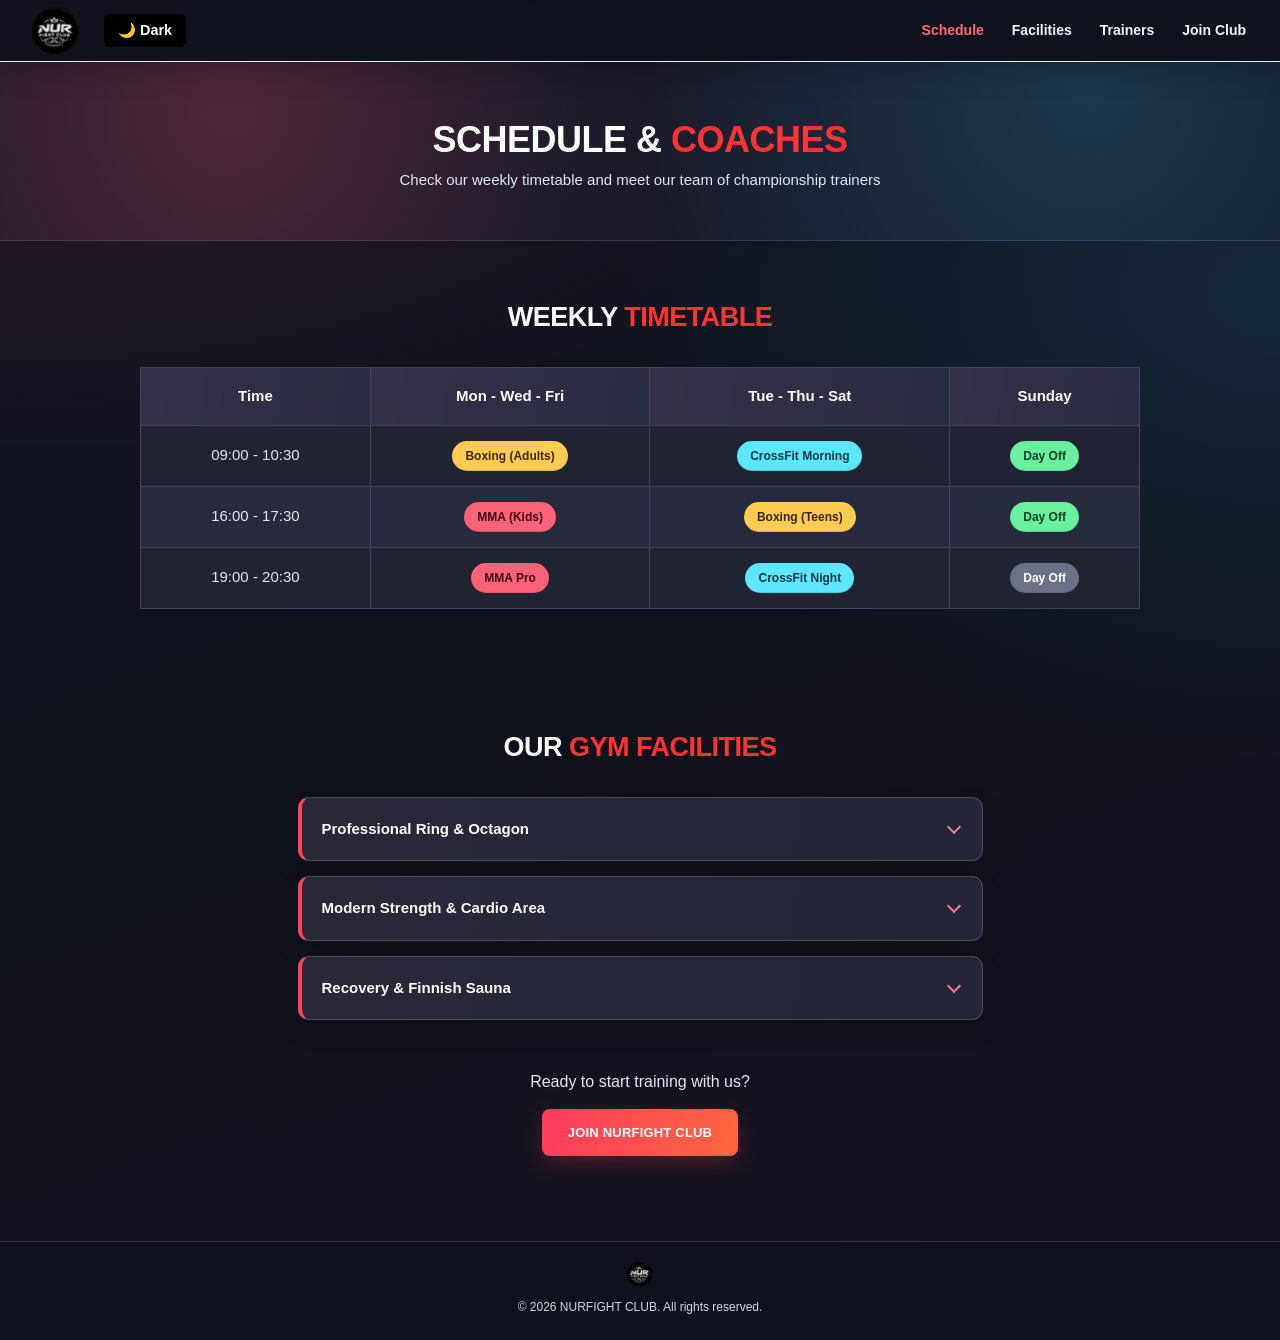
<file: index.html>
<!doctype html>
<html lang="en">
<head>
  <meta charset="UTF-8">
  <meta name="viewport" content="width=device-width, initial-scale=1.0">
  <meta name="theme-color" content="#0e0e11" id="theme-color-meta">
  <title>Schedule &amp; Facilities | NURFIGHT CLUB</title>
  <meta name="description" content="See the NURFIGHT CLUB weekly boxing, MMA and CrossFit timetable and explore our gym facilities.">
  <script>
    if (localStorage.getItem('nurfight-theme') === 'light') {
      document.documentElement.setAttribute('data-theme', 'light');
    }
  </script>
  <link rel="stylesheet" href="style.css">
  <script src="script.js" defer></script>
</head>
<body data-page="schedule">
  <header class="site-header">
    <div class="container header-inner">
      <div class="logo-with-theme" style="display: flex; align-items: center; gap: 12px;">
        <a class="logo-link" href="index.html" aria-label="NURFIGHT CLUB home">
          <img class="logo" src="logo.png.png" alt="NURFIGHT CLUB logo">
        </a>
        <button type="button" id="theme-toggle" class="theme-toggle-btn" aria-label="Switch mode">☀️ Light</button>
      </div>

      <button class="mobile-menu-toggle" aria-controls="main-nav" aria-expanded="false" aria-label="Open menu">
        <span></span><span></span><span></span>
      </button>

      <nav class="main-nav" id="main-nav" aria-label="Main navigation">
        <a href="index.html#schedule" data-nav="schedule">Schedule</a>
        <a href="index.html#facilities" data-nav="facilities">Facilities</a>
        <a href="trainers.html#trainers" data-nav="trainers">Trainers</a>
        <a href="trainers.html#join" data-nav="join">Join Club</a>
      </nav>
    </div>
  </header>

  <main>
    <section class="hero" id="schedule" aria-labelledby="hero-heading">
      <div class="container hero-inner">
        <h1 id="hero-heading">SCHEDULE &amp; <span>COACHES</span></h1>
        <p>Check our weekly timetable and meet our team of championship trainers</p>
      </div>
    </section>

    <section class="section schedule-section" aria-labelledby="timetable-heading">
      <div class="container">
        <h2 id="timetable-heading">WEEKLY <span>TIMETABLE</span></h2>
        <div class="table-scroll" tabindex="0" role="region" aria-label="Weekly timetable; scroll horizontally on small screens">
          <table class="timetable">
            <thead>
              <tr>
                <th scope="col">Time</th>
                <th scope="col">Mon - Wed - Fri</th>
                <th scope="col">Tue - Thu - Sat</th>
                <th scope="col">Sunday</th>
              </tr>
            </thead>
            <tbody>
              <tr>
                <th scope="row">09:00 - 10:30</th>
                <td><span class="schedule-pill boxing">Boxing (Adults)</span></td>
                <td><span class="schedule-pill crossfit">CrossFit Morning</span></td>
                <td><span class="schedule-pill dayoff">Day Off</span></td>
              </tr>
              <tr>
                <th scope="row">16:00 - 17:30</th>
                <td><span class="schedule-pill mma">MMA (Kids)</span></td>
                <td><span class="schedule-pill boxing">Boxing (Teens)</span></td>
                <td><span class="schedule-pill dayoff">Day Off</span></td>
              </tr>
              <tr>
                <th scope="row">19:00 - 20:30</th>
                <td><span class="schedule-pill mma">MMA Pro</span></td>
                <td><span class="schedule-pill crossfit">CrossFit Night</span></td>
                <td><span class="schedule-pill dayoff muted">Day Off</span></td>
              </tr>
            </tbody>
          </table>
        </div>
      </div>
    </section>

    <section class="section facilities-section" id="facilities" aria-labelledby="facilities-heading">
      <div class="container">
        <h2 id="facilities-heading">OUR <span>GYM FACILITIES</span></h2>
        <div class="accordion" aria-label="Facilities information">
          <div class="accordion-item">
            <h3><button class="accordion-trigger" type="button" aria-expanded="false" aria-controls="panel-ring" id="trigger-ring">Professional Ring &amp; Octagon <span class="chevron" aria-hidden="true"></span></button></h3>
            <div class="accordion-panel" id="panel-ring" role="region" aria-labelledby="trigger-ring" hidden>
              <p>Train your boxing, MMA and BJJ skills in a dedicated combat-sports environment, with practice spaces for technique, sparring and conditioning.</p>
              <img src="photot.png3.jpeg" alt="Professional Ring & Octagon" class="facility-img">
            </div>
          </div>

          <div class="accordion-item">
            <h3><button class="accordion-trigger" type="button" aria-expanded="false" aria-controls="panel-strength" id="trigger-strength">Modern Strength &amp; Cardio Area <span class="chevron" aria-hidden="true"></span></button></h3>
            <div class="accordion-panel" id="panel-strength" role="region" aria-labelledby="trigger-strength" hidden>
              <p>Build your endurance and strength in a training area designed for conditioning, functional workouts and fitness preparation.</p>
              <img src="photo.png4.jpeg" alt="Modern Strength & Cardio Area" class="facility-img">
            </div>
          </div>

          <div class="accordion-item">
            <h3><button class="accordion-trigger" type="button" aria-expanded="false" aria-controls="panel-recovery" id="trigger-recovery">Recovery &amp; Finnish Sauna <span class="chevron" aria-hidden="true"></span></button></h3>
            <div class="accordion-panel" id="panel-recovery" role="region" aria-labelledby="trigger-recovery" hidden>
              <p>Make recovery part of your routine. Relax after demanding sessions in the club's dedicated recovery and Finnish sauna area.</p>
              <img src="photo.png2.jpeg" alt="Recovery & Finnish Sauna" class="facility-img">
            </div>
          </div>
        </div>
        <div class="section-cta"><p>Ready to start training with us?</p><a class="primary-button" href="trainers.html#join">JOIN NURFIGHT CLUB</a></div>
      </div>
    </section>
  </main>

 <footer class="site-footer">
  <a href="index.html" aria-label="Back to NURFIGHT CLUB home">
    <img src="logo.png.png" alt="NURFIGHT CLUB">
  </a>
  <p>© 2026 NURFIGHT CLUB. All rights reserved.</p>
</footer>
  </footer>
</body>
</html>
</file>
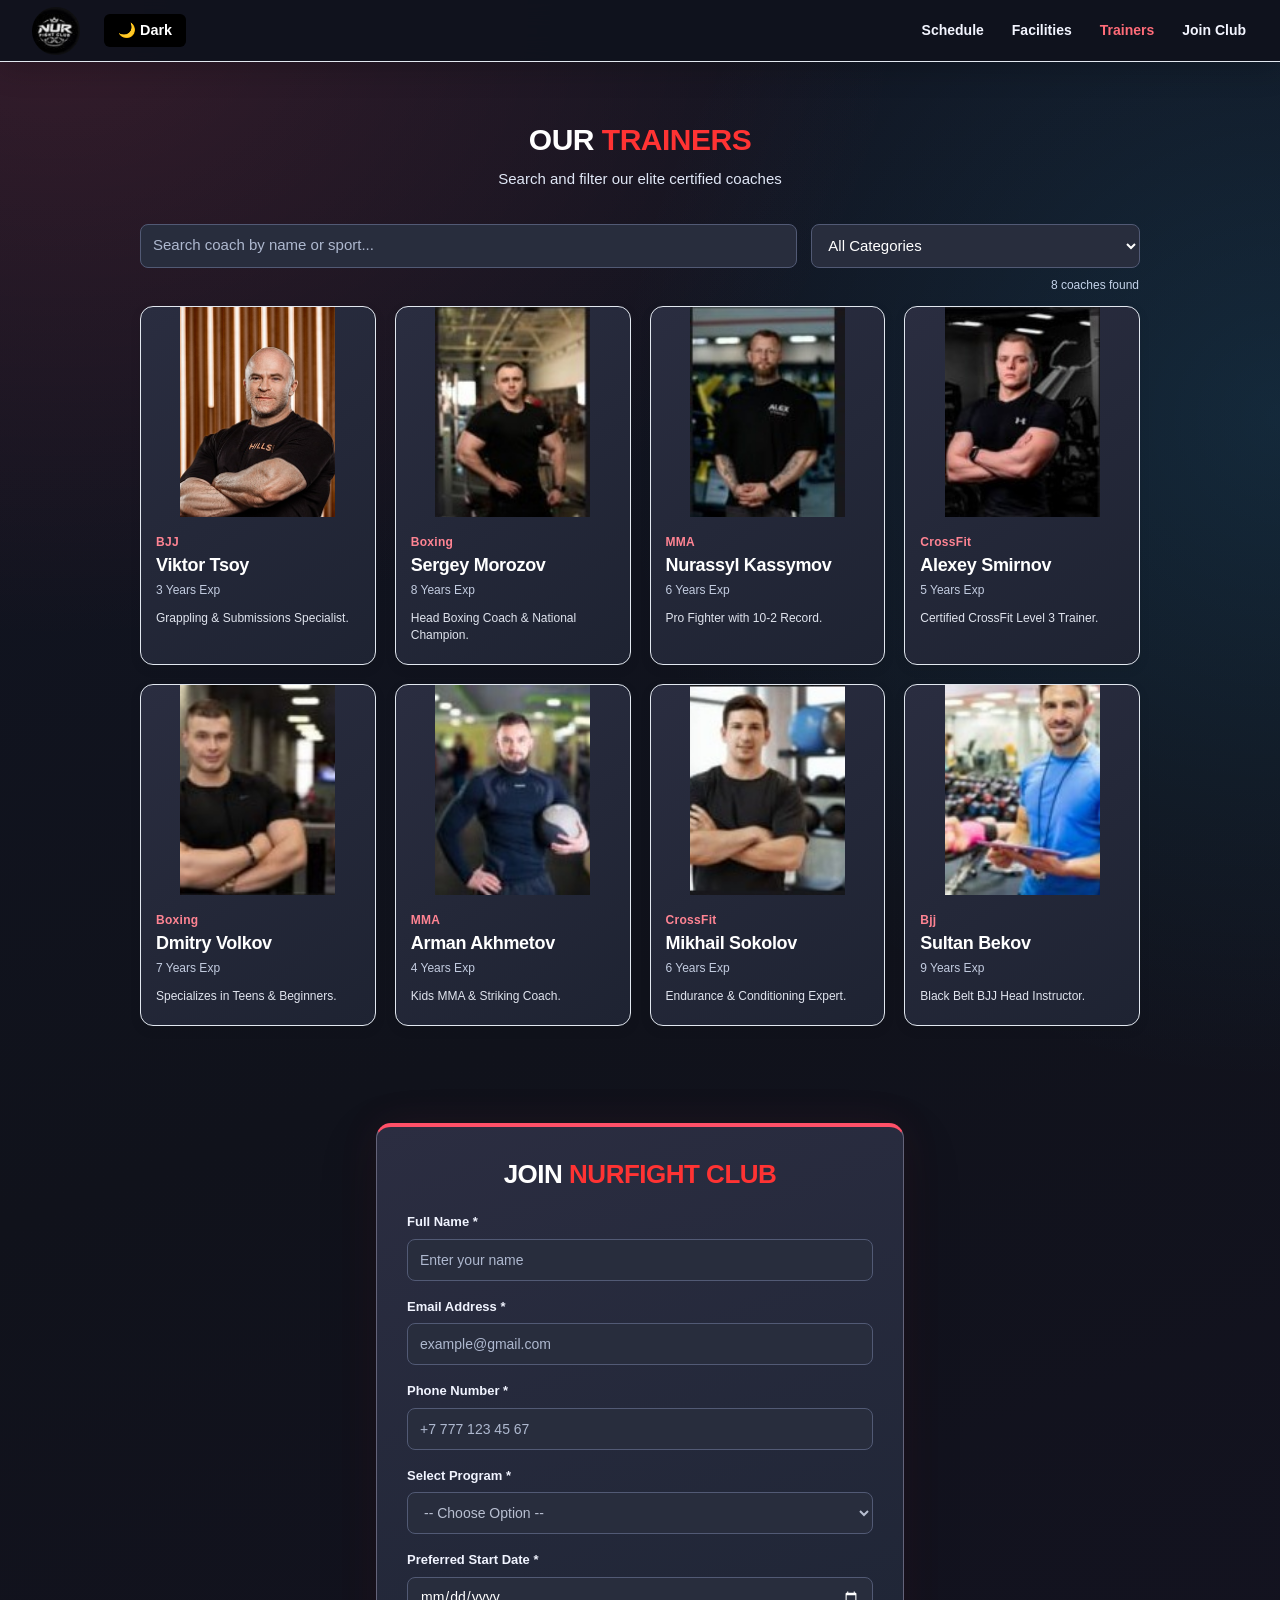
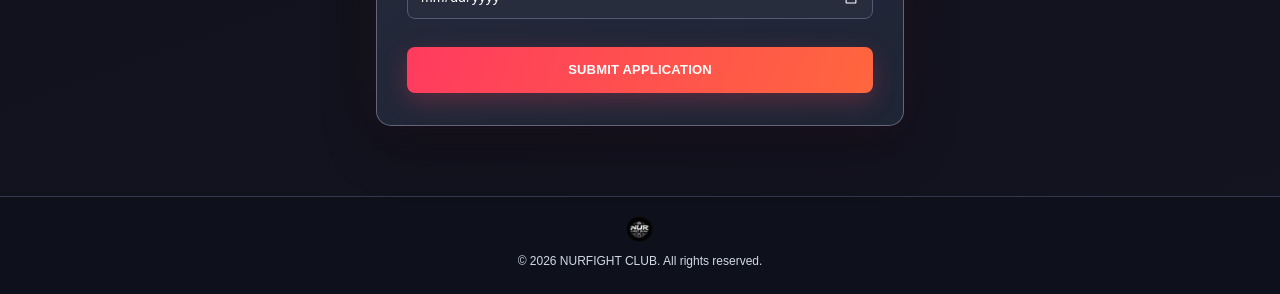
<file: trainers.html>
<!doctype html>
<html lang="en">
<head>
  <meta charset="UTF-8">
  <meta name="viewport" content="width=device-width, initial-scale=1.0">
  <meta name="theme-color" content="#0e0e11" id="theme-color-meta">
  <title>Trainers &amp; Join Club | NURFIGHT CLUB</title>
  <meta name="description" content="Find a NURFIGHT CLUB coach and apply for boxing, MMA, BJJ or CrossFit training.">
  <script>
    if (localStorage.getItem('nurfight-theme') === 'light') {
      document.documentElement.setAttribute('data-theme', 'light');
    }
  </script>
  <link rel="stylesheet" href="style.css">
  <script src="script.js" defer></script>
</head>
<body data-page="trainers">
  <header class="site-header">
    <div class="container header-inner">
      <div class="logo-with-theme" style="display: flex; align-items: center; gap: 12px;">
        <a class="logo-link" href="index.html" aria-label="NURFIGHT CLUB home">
          <img class="logo" src="logo.png.png" alt="NURFIGHT CLUB logo">
        </a>
        <button type="button" id="theme-toggle" class="theme-toggle-btn" aria-label="Switch mode">☀️ Light</button>
      </div>

      <button class="mobile-menu-toggle" aria-controls="main-nav" aria-expanded="false" aria-label="Open menu">
        <span></span><span></span><span></span>
      </button>

      <nav class="main-nav" id="main-nav" aria-label="Main navigation">
        <a href="index.html#schedule" data-nav="schedule">Schedule</a>
        <a href="index.html#facilities" data-nav="facilities">Facilities</a>
        <a href="trainers.html#trainers" data-nav="trainers">Trainers</a>
        <a href="trainers.html#join" data-nav="join">Join Club</a>
      </nav>
    </div>
  </header>

  <main>
    <section class="section trainers-section" id="trainers" aria-labelledby="trainers-heading">
      <div class="container">
        <h1 id="trainers-heading">OUR <span>TRAINERS</span></h1>
        <p class="section-subtitle">Search and filter our elite certified coaches</p>
        <div class="filter-bar">
          <div class="search-wrap"><label class="sr-only" for="trainer-search">Search coaches by name or sport</label><input id="trainer-search" type="search" placeholder="Search coach by name or sport..." autocomplete="off"></div>
          <div class="select-wrap"><label class="sr-only" for="category-filter">Filter coaches by category</label><select id="category-filter"><option value="all">All Categories</option><option value="bjj">BJJ</option><option value="boxing">Boxing</option><option value="mma">MMA</option><option value="crossfit">CrossFit</option></select></div>
        </div>
        <p class="result-count" id="result-count" role="status" aria-live="polite"></p>
        <div class="trainer-grid" id="trainer-grid">
          <article class="trainer-card" data-name="Viktor Tsoy" data-category="bjj"><img src="coach1..jpg" alt="Viktor Tsoy" loading="lazy"><div class="trainer-copy"><p class="trainer-sport">BJJ</p><h2>Viktor Tsoy</h2><p class="experience">3 Years Exp</p><p class="trainer-description">Grappling &amp; Submissions Specialist.</p></div></article>
          <article class="trainer-card" data-name="Sergey Morozov" data-category="boxing"><img src="coach2.jpeg" alt="Sergey Morozov" loading="lazy"><div class="trainer-copy"><p class="trainer-sport">Boxing</p><h2>Sergey Morozov</h2><p class="experience">8 Years Exp</p><p class="trainer-description">Head Boxing Coach &amp; National Champion.</p></div></article>
          <article class="trainer-card" data-name="Nurassyl Kassymov" data-category="mma"><img src="coach3.jpeg" alt="Nurassyl Kassymov" loading="lazy"><div class="trainer-copy"><p class="trainer-sport">MMA</p><h2>Nurassyl Kassymov</h2><p class="experience">6 Years Exp</p><p class="trainer-description">Pro Fighter with 10-2 Record.</p></div></article>
          <article class="trainer-card" data-name="Alexey Smirnov" data-category="crossfit"><img src="coach4.jpeg" alt="Alexey Smirnov" loading="lazy"><div class="trainer-copy"><p class="trainer-sport">CrossFit</p><h2>Alexey Smirnov</h2><p class="experience">5 Years Exp</p><p class="trainer-description">Certified CrossFit Level 3 Trainer.</p></div></article>
          <article class="trainer-card" data-name="Dmitry Volkov" data-category="boxing"><img src="coach5.jpg" alt="Dmitry Volkov" loading="lazy"><div class="trainer-copy"><p class="trainer-sport">Boxing</p><h2>Dmitry Volkov</h2><p class="experience">7 Years Exp</p><p class="trainer-description">Specializes in Teens &amp; Beginners.</p></div></article>
          <article class="trainer-card" data-name="Arman Akhmetov" data-category="mma"><img src="coach6.jpeg" alt="Arman Akhmetov" loading="lazy"><div class="trainer-copy"><p class="trainer-sport">MMA</p><h2>Arman Akhmetov</h2><p class="experience">4 Years Exp</p><p class="trainer-description">Kids MMA &amp; Striking Coach.</p></div></article>
          <article class="trainer-card" data-name="Mikhail Sokolov" data-category="crossfit"><img src="coach7.jpg" alt="Mikhail Sokolov" loading="lazy"><div class="trainer-copy"><p class="trainer-sport">CrossFit</p><h2>Mikhail Sokolov</h2><p class="experience">6 Years Exp</p><p class="trainer-description">Endurance &amp; Conditioning Expert.</p></div></article>
          <article class="trainer-card" data-name="Sultan Bekov" data-category="bjj"><img src="coach8.jpg" alt="Sultan Bekov" loading="lazy"><div class="trainer-copy"><p class="trainer-sport">Bjj</p><h2>Sultan Bekov</h2><p class="experience">9 Years Exp</p><p class="trainer-description">Black Belt BJJ Head Instructor.</p></div></article>
        </div>
        <p class="empty-state" id="empty-state" hidden>No trainers found. Try a different name or category.</p>
      </div>
    </section>

    <section class="section join-section" id="join" aria-labelledby="join-heading">
      <div class="container">
        <div class="join-card">
          <h2 id="join-heading">JOIN <span>NURFIGHT CLUB</span></h2>
          <form id="join-form">
            <div class="form-group"><label for="full-name">Full Name <span aria-hidden="true">*</span></label><input id="full-name" name="fullName" type="text" placeholder="Enter your name" minlength="2" maxlength="80" autocomplete="name" required></div>
            <div class="form-group"><label for="email">Email Address <span aria-hidden="true">*</span></label><input id="email" name="email" type="email" placeholder="example@gmail.com" autocomplete="email" required></div>
            <div class="form-group"><label for="phone">Phone Number <span aria-hidden="true">*</span></label><input id="phone" name="phone" type="tel" placeholder="+7 777 123 45 67" autocomplete="tel" pattern="[+0-9() .-]{10,20}" title="Enter a valid phone number with 10-20 characters" required></div>
            <div class="form-group"><label for="program">Select Program <span aria-hidden="true">*</span></label><select id="program" name="program" required><option value="" disabled selected>-- Choose Option --</option><option value="Boxing">Boxing</option><option value="MMA">MMA</option><option value="BJJ">BJJ</option><option value="CrossFit">CrossFit</option></select></div>
            <div class="form-group"><label for="start-date">Preferred Start Date <span aria-hidden="true">*</span></label><input id="start-date" name="date" type="date" required></div>
            <button class="primary-button submit-button" type="submit">SUBMIT APPLICATION</button>
          </form>
          <div class="form-feedback" id="form-feedback" role="status" aria-live="polite" hidden></div>
        </div>
      </div>
    </section>
  </main>

  <footer class="site-footer">
    <a href="index.html" aria-label="Back to NURFIGHT CLUB home"><img src="logo.png.png" alt=""></a>
    <p>© 2026 NURFIGHT CLUB. All rights reserved.</p>
  </footer>
</body>
</html>
</file>
<file: style.css>
:root { --bg:#0e0e11; --panel:#1a191f; --panel-light:#202027; --border:#28272f; --text:#f9f9fa; --muted:#a2a0aa; --red:#ff333b; --focus:#ff747b; }
*,*::before,*::after { box-sizing:border-box; }
html { scroll-behavior:smooth; scroll-padding-top:78px; }
body { margin:0; background:var(--bg); color:var(--text); font-family:Arial,Helvetica,sans-serif; font-size:14px; line-height:1.5; }
a { color:inherit; text-decoration:none; }
button,input,select { font:inherit; }
button { cursor:pointer; }
img { max-width:100%; display:block; }
[hidden] { display:none !important; }
.container { width:min(100% - 40px,1000px); margin-inline:auto; }
.sr-only { position:absolute; width:1px; height:1px; overflow:hidden; clip:rect(0,0,0,0); white-space:nowrap; }
:focus-visible { outline:2px solid var(--focus); outline-offset:3px; }
.site-header { position:sticky; z-index:30; top:0; background:rgba(14,14,17,.97); border-bottom:1px solid #26252b; backdrop-filter:blur(14px); }
.header-inner { display:flex; align-items:center; justify-content:space-between; min-height:61px; }
.logo-link { display:inline-flex; align-items:center; }
.logo { height:48px; width:48px; border-radius:50%; object-fit:cover; }
.main-nav { display:flex; align-items:center; gap:24px; }
.main-nav a { font-weight:700; font-size:14px; padding:20px 0; transition:color .2s ease; }
.main-nav a:hover,.main-nav a.active { color:var(--red); }
.mobile-menu-toggle { display:none; background:none; border:0; padding:8px; }
.mobile-menu-toggle span { display:block; width:23px; height:2px; background:white; margin:5px 0; border-radius:4px; }
.hero { background:#151419; border-bottom:1px solid #26252b; }
.hero-inner { text-align:center; padding:56px 0 48px; }
h1,h2,h3,p { margin-top:0; }
h1,h2 { font-weight:800; letter-spacing:-.5px; text-align:center; line-height:1.2; }
h1 { font-size:36px; margin-bottom:8px; }
h2 { font-size:27px; margin-bottom:34px; }
h1 span,h2 span { color:var(--red); }
.hero p,.section-subtitle { text-align:center; color:#c8c5cb; font-size:15px; }
.hero p { margin-bottom:0; }
.section { padding:60px 0; }
.schedule-section { padding-bottom:75px; }
.table-scroll { overflow-x:auto; }
.timetable { border-collapse:collapse; width:100%; min-width:690px; text-align:center; background:var(--panel); table-layout:fixed; }
.timetable th,.timetable td { padding:12px 10px; border:1px solid var(--border); }
.timetable thead th { padding:13px 10px; font-weight:700; }
.timetable tbody th { font-weight:400; color:#c5c1cb; }
.timetable thead th:first-child { width:23%; }
.timetable thead th:nth-child(2) { width:28%; }
.timetable thead th:nth-child(3) { width:30%; }
.timetable thead th:last-child { width:19%; }
.schedule-pill { display:inline-block; font-weight:700; padding:3px 12px; border-radius:50px; font-size:12px; white-space:nowrap; }
.boxing { background:#43350e; color:#f3b900; }
.mma { background:#421d22; color:#ff4856; }
.crossfit { background:#0c3841; color:#14c1e0; }
.dayoff { background:#153922; color:#32ac5d; }
.dayoff.muted { background:#2c2c33; color:#9f9da6; }
.facilities-section { padding-top:47px; padding-bottom:85px; }
.accordion { width:min(100%,685px); margin:0 auto; display:grid; gap:12px; }
.accordion-item { background:var(--panel); border:1px solid var(--border); border-radius:7px; overflow:hidden; }
.accordion-item h3 { margin:0; }
.accordion-trigger { display:flex; align-items:center; justify-content:space-between; text-align:left; gap:20px; width:100%; padding:17px 18px; color:#fff; background:transparent; border:0; font-size:14px; font-weight:700; }
.accordion-trigger:hover { background:#232229; }
.chevron { width:10px; height:10px; flex-shrink:0; border-right:2px solid #f3f3f3; border-bottom:2px solid #f3f3f3; transform:rotate(45deg); transition:transform .2s; margin-right:3px; margin-top:-5px; }
.accordion-trigger[aria-expanded="true"] .chevron { transform:rotate(225deg); margin-top:5px; }
.accordion-panel { border-top:1px solid var(--border); padding:15px 18px 18px; color:#bcbac4; }
.accordion-panel p { margin:0; }
.section-cta { text-align:center; margin-top:50px; }
.section-cta p { margin-bottom:15px; color:#bdbbc5; }
.primary-button { display:inline-flex; align-items:center; justify-content:center; background:var(--red); color:white; font-size:13px; font-weight:800; border:0; border-radius:4px; min-height:42px; padding:11px 26px; transition:background .2s,transform .2s; }
.primary-button:hover { background:#e62331; transform:translateY(-1px); }
.trainers-section { padding-top:60px; padding-bottom:42px; }
.trainers-section h1 { font-size:30px; margin-bottom:10px; }
.section-subtitle { margin-bottom:33px; }
.filter-bar { display:grid; grid-template-columns:2fr 1fr; gap:14px; }
.filter-bar input,.filter-bar select,.form-group input,.form-group select { background:#101014; width:100%; color:#eee; border:1px solid #2b2a32; border-radius:5px; min-height:37px; padding:8px 12px; outline:none; }
.filter-bar input:focus,.filter-bar select:focus,.form-group input:focus,.form-group select:focus { border-color:var(--red); box-shadow:0 0 0 2px rgba(255,51,59,.12); }
::placeholder { color:#77737e; opacity:1; }
select { color-scheme:dark; }
.result-count { color:#b8b6c0; font-size:12px; text-align:right; margin:8px 1px 12px; min-height:18px; }
.trainer-grid { display:grid; grid-template-columns:repeat(4,minmax(0,1fr)); gap:16px; }
.trainer-card { background:var(--panel); border:1px solid var(--border); border-radius:7px; overflow:hidden; display:flex; flex-direction:column; min-width:0; transition:transform .2s,border-color .2s; }
.trainer-card:hover { transform:translateY(-3px); border-color:#4c4346; }
.trainer-card img { width:100%; height:177px; object-fit:contain; object-position:center top; background:#151418; }
.trainer-copy { padding:12px 13px 16px; }
.trainer-sport { color:var(--red); font-size:12px; font-weight:800; margin:0 0 0; }
.trainer-copy h2 { font-size:18px; text-align:left; line-height:1.2; letter-spacing:-.3px; margin:0 0 5px; }
.experience { color:#85818d; font-size:12px; margin:0 0 11px; }
.trainer-description { color:#a29da9; font-size:12px; margin:0; line-height:1.4; }
.empty-state { text-align:center; padding:25px; color:var(--muted); }
.join-section { padding:50px 0 70px; }
.join-card { width:min(100%,528px); margin:0 auto; background:var(--panel); border:1px solid var(--border); border-radius:9px; padding:26px 24px 23px; }
.join-card h2 { margin-bottom:22px; font-size:24px; }
.form-group { margin-bottom:13px; }
.form-group label { display:block; margin-bottom:5px; color:#e4e1e7; font-size:12px; }
.form-group input,.form-group select { min-height:28px; height:30px; font-size:12px; padding:5px 9px; border-radius:4px; }
.form-group select:invalid { color:#a7a2aa; }
.form-group input[type="date"] { color-scheme:dark; }
.submit-button { width:100%; margin-top:5px; min-height:30px; padding:6px 10px; font-size:12px; }
.form-feedback { margin-top:14px; border:1px solid #31593e; background:#14271d; padding:12px; color:#c8eed4; border-radius:5px; font-size:13px; }
.form-feedback strong { display:block; margin-bottom:4px; }
.site-footer { text-align:center; padding:19px 15px 24px; background:#09090c; border-top:1px solid #26252b; }
.site-footer a { display:inline-block; }
.site-footer img { width:26px; height:26px; object-fit:cover; border-radius:50%; margin:0 auto 4px; }
.site-footer p { margin:0; font-size:12px; color:#c4c1ca; }
@media(max-width:800px) {
  .container { width:min(100% - 32px,1000px); }
  .trainer-grid { grid-template-columns:repeat(2,minmax(0,1fr)); }
  .trainer-card img { height:210px; }
  .section { padding-block:46px; }
}
@media(max-width:600px) {
  html { scroll-padding-top:64px; }
  .header-inner { min-height:60px; }
  .mobile-menu-toggle { display:block; }
  .main-nav { display:none; position:absolute; top:60px; left:0; width:100%; padding:12px 20px; background:#151419; border-bottom:1px solid #33313b; flex-direction:column; align-items:stretch; gap:0; }
  .main-nav.open { display:flex; }
  .main-nav a { padding:12px 0; }
  .hero-inner { padding:47px 0 40px; }
  h1 { font-size:28px; }
  h2 { font-size:23px; }
  .hero p,.section-subtitle { font-size:13px; }
  .filter-bar { grid-template-columns:1fr; gap:9px; }
  .trainer-grid { gap:12px; }
  .trainer-card img { height:150px; }
  .trainer-copy { padding:11px; }
  .trainer-copy h2 { font-size:16px; }
  .join-card { padding:23px 18px; }
  .join-card h2 { font-size:20px; }
}
@media(max-width:410px) {
  .trainer-grid { grid-template-columns:1fr; }
  .trainer-card img { height:240px; }
}
@media(prefers-reduced-motion:reduce) { html { scroll-behavior:auto; } *,*::before,*::after { transition:none!important; } }



:root {
  --bg: #0e111c;
  --panel: #212434;
  --panel-light: #292e40;
  --border: #3d4258;
  --text: #ffffff;
  --muted: #b4bdce;
  --red: #ff4359;
  --focus: #68edff;
  --orange: #ffab39;
  --cyan: #44dffc;
}
body {
  background:
    radial-gradient(ellipse 85% 42% at 4% 1%, rgba(255,67,89,.15),transparent 78%),
    radial-gradient(ellipse 65% 44% at 100% 22%, rgba(45,190,255,.13),transparent 80%),
    linear-gradient(160deg,#111523 0%,#10121b 52%,#141321 100%);
  color: var(--text);
  font-family: 'Segoe UI', Arial, Helvetica, sans-serif;
  font-size: 15px;
}
.site-header {
  background: rgba(15,19,29,.94);
  border-bottom: 1px solid rgba(255,93,110,.35);
  box-shadow: 0 7px 30px rgba(0,0,0,.2);
}
.logo {
  box-shadow: 0 0 0 2px rgba(255,93,110,.32), 0 0 20px rgba(255,67,89,.18);
}
.main-nav a {
  color: #f3f5ff;
  padding: 11px 2px;
  transition: color .2s ease, text-shadow .2s ease;
}
.main-nav a:hover, .main-nav a.active {
  color: #ff6c79;
  text-shadow: 0 0 14px rgba(255,74,105,.5);
}
.hero {
  background:
    radial-gradient(circle at 18% 30%,rgba(255,70,94,.22),transparent 34%),
    radial-gradient(circle at 85% 20%,rgba(35,190,255,.17),transparent 40%),
    linear-gradient(112deg,#211c2c 0%,#151b29 100%);
  border-bottom: 1px solid rgba(111,120,154,.32);
}
.header-inner {
  display: flex;
  align-items: center;
  justify-content: space-between; 
  min-height: 61px;
  width: 95%;
}
.hero p,.section-subtitle { color:#e0e7f6; }
.section { position:relative; }
.timetable {
  background: rgba(33,36,52,.96);
  box-shadow: 0 15px 35px rgba(0,0,0,.16),0 0 0 1px rgba(255,255,255,.035);
}
.timetable th,.timetable td {
  border: 1px solid #41465e;
  padding: 15px 10px;
}
.timetable thead th {
  background:linear-gradient(100deg,#353047,#282c42);
  color:#fff;
  padding:17px 10px;
}
.timetable tbody tr:nth-child(even){ background:rgba(115,130,185,.075); }
.timetable tbody tr:hover { background:rgba(255,78,104,.075); }
.timetable tbody th { color:#e2e7f4; }
.schedule-pill {
  padding:6px 13px;
  font-weight:800;
  box-shadow:inset 0 -1px 0 rgba(0,0,0,.12);
}
.boxing { background:#ffcc52; color:#392500; }
.mma { background:#ff6279; color:#3b0712; }
.crossfit { background:#5ce7ff; color:#093847; }
.dayoff { background:#6aef9e; color:#0a4225; }
.dayoff.muted { background:#6b7287; color:white; }
.accordion { gap:15px; }
.accordion-item {
  border:1px solid #4a4b65;
  border-left:4px solid var(--red);
  border-radius:11px;
  background:linear-gradient(100deg,#282839,#222638);
  box-shadow:0 10px 25px rgba(0,0,0,.13);
  transition:transform .2s,border-color .2s, box-shadow .2s;
}
.accordion-item:hover {
  border-color:#ff7181;
  border-left-color:#ff7181;
  transform:translateY(-2px);
  box-shadow:0 12px 28px rgba(255,67,89,.11);
}
.accordion-trigger { color:#fff; font-size:15px; padding:20px; }
.accordion-trigger:hover { background:rgba(255,255,255,.055); }
.accordion-panel {
  border-top:1px solid #4e516b;
  background:rgba(18,22,34,.36);
  color:#d9dfed;
  padding:19px 22px;
}
.chevron { border-color:#ff7c8e; }
.section-cta p { color:#e6e8f1; font-size:16px; }
.primary-button {
  background:linear-gradient(110deg,#ff3b5f 0%,#ff663e 100%);
  color:#fff;
  min-height:47px;
  border-radius:8px;
  box-shadow:0 8px 25px rgba(255,60,89,.25);
  letter-spacing:.2px;
  transition:transform .2s,filter .2s,box-shadow .2s;
}
.primary-button:hover {
  background:linear-gradient(110deg,#ff516e,#ff844b);
  filter:brightness(1.09);
  transform:translateY(-3px);
  box-shadow:0 11px 29px rgba(255,60,89,.43);
}
.filter-bar input,.filter-bar select,.form-group input,.form-group select {
  background:#282d3d;
  border:1px solid #525a75;
  color:#fff;
  border-radius:8px;
  min-height:44px;
}
.filter-bar input:focus,.filter-bar select:focus,.form-group input:focus,.form-group select:focus {
  border-color:#63e0f4;
  box-shadow:0 0 0 3px rgba(99,224,244,.18);
}
::placeholder { color:#aeb8cf; opacity:1; }
.result-count { color:#c3d2e9; }
.trainer-grid { gap:19px; }
.trainer-card {
  background:linear-gradient(145deg,#2a2d40,#1e2332);
  border:1px solid #50536e;
  border-top:3px solid #ff526e;
  border-radius:13px;
  box-shadow:0 12px 25px rgba(0,0,0,.15);
  transition:transform .22s,border-color .22s,box-shadow .22s;
}
.trainer-card:hover {
  transform:translateY(-7px);
  border-color:#ff697c;
  box-shadow:0 16px 30px rgba(255,65,96,.17);
}
.trainer-card img {
  height:195px;
  background:linear-gradient(#2b3043,#1b1e2e);
}
.trainer-copy { padding:16px 15px 20px; }
.trainer-sport { color:#ff8493; font-size:12px; letter-spacing:.3px; }
.trainer-copy h2 { color:#fff; font-size:18px; margin-top:4px; }
.experience { color:#c3cce0; }
.trainer-description { color:#e0e4ee; }
.join-section { padding-top:55px; }
.join-card {
  background:linear-gradient(160deg,#2b2d41,#1e2535);
  border:1px solid #64647a;
  border-top:4px solid #ff5068;
  border-radius:15px;
  padding:32px 30px;
  box-shadow:0 22px 55px rgba(0,0,0,.23),0 0 44px rgba(255,67,89,.07);
}
.join-card h2 { font-size:26px; }
.form-group { margin-bottom:16px; }
.form-group label { color:#f1f4ff; font-size:13px; font-weight:600; margin-bottom:7px; }
.form-group input,.form-group select {
  min-height:42px;
  height:42px;
  font-size:14px;
  padding:9px 12px;
}
.form-group select:invalid { color:#b8bfd1; }
.submit-button { min-height:46px; font-size:13px; margin-top:12px; }
.form-feedback {
  background:#1b4038;
  border-color:#55bc9b;
  color:#daffed;
}
.site-footer { background:#0e101b; border-top:1px solid #33374b; }
.site-footer p { color:#d1d9e9; }
@media (max-width:800px) {
  .trainer-card img { height:215px; }
}
@media (max-width:600px) {
  .main-nav {
    background:#23283a;
    border-bottom:1px solid #5d5369;
    box-shadow:0 12px 25px rgba(0,0,0,.25);
  }
  .hero-inner { padding:52px 0 45px; }
  h1 { font-size:29px; }
  h2 { font-size:24px; }
  .trainer-card img { height:163px; }
  .join-card { padding:25px 19px; }
  .join-card h2 { font-size:22px; }
}
@media (max-width:410px) {
  .trainer-card img { height:245px; }
}
.accordion-panel img.facility-img {
    width: 100%;
    max-width: 500px;
    height: auto;
    border-radius: 8px;
    margin-top: 12px;
    display: block;
}

[data-theme="light"] {
  --bg: #f4f6fa;
  --panel: #ffffff;
  --panel-light: #e8ecf4;
  --border: #d0d7de;
  --text: #111418;
  --muted: #57606a;
  --red: #e0243b;
  --focus: #0070f3;
  --orange: #b86200;
  --cyan: #008299;
}

[data-theme="light"] body {
  background: 
    radial-gradient(ellipse 85% 42% at 4% 1%, rgba(224,36,59,.08),transparent 78%),
    radial-gradient(ellipse 65% 44% at 100% 22%, rgba(0,130,153,.07),transparent 80%),
    linear-gradient(160deg,#f0f4f9 0%,#e4eaf2 52%,#eaedf4 100%);
  color: var(--text);
}

[data-theme="light"] .site-header {
  background: rgba(255,255,255,.94);
  border-bottom: 1px solid rgba(224,36,59,.2);
}

[data-theme="light"] .main-nav a.active {
  color: #111418 !important;
  font-weight: 800;
  border-bottom: none !important; /* Қызыл сызықты өшіреді */
}


[data-theme="light"] .timetable {
  background: rgba(255,255,255,.96);
  box-shadow: 0 15px 35px rgba(0,0,0,.08);
}

[data-theme="light"] .timetable thead th {
  background: linear-gradient(100deg,#e1e6ed,#d0d7de);
  color: #111418;
}

[data-theme="light"] .timetable tbody tr:nth-child(even) { background: rgba(0,0,0,.02); }
[data-theme="light"] .timetable tbody tr:hover { background: rgba(224,36,59,.05); }
[data-theme="light"] .timetable tbody th { color: #24292f; }

[data-theme="light"] .accordion-item {
  background: linear-gradient(100deg,#ffffff,#f6f8fa);
  border-color: #d0d7de;
}

[data-theme="light"] .accordion-trigger { color: #111418; }
[data-theme="light"] .accordion-panel {
  background: rgba(240,244,249,.6);
  color: #24292f;
  border-top-color: #d0d7de;
}

[data-theme="light"] .trainer-card {
  background: linear-gradient(145deg,#ffffff,#f0f4f9);
  border-color: #d0d7de;
}

[data-theme="light"] .trainer-card img {
  background: linear-gradient(#e1e6ed,#d0d7de);
}

[data-theme="light"] .trainer-copy h2 { color: #111418; }
[data-theme="light"] .experience { color: #57606a; }
[data-theme="light"] .trainer-description { color: #24292f; }

[data-theme="light"] .join-card {
  background: linear-gradient(160deg,#ffffff,#f0f4f9);
  border-color: #d0d7de;
}

[data-theme="light"] .form-group label { color: #24292f; }
[data-theme="light"] .filter-bar input, [data-theme="light"] .filter-bar select, 
[data-theme="light"] .form-group input, [data-theme="light"] .form-group select {
  background: #ffffff;
  border-color: #d0d7de;
  color: #111418;
}
[data-theme="light"] select { color-scheme: light; }

[data-theme="light"] .site-footer {
  background: #e6ebf2;
  border-top: 1px solid #d0d7de;
}
[data-theme="light"] .site-footer p { color: #57606a; }
[data-theme="light"] .join-card h2 {
  color: #111418 !important;
}

[data-theme="light"] .form-group label {
  color: #111418 !important;
  font-weight: 700;
}

[data-theme="light"] .filter-bar input, 
[data-theme="light"] .filter-bar select, 
[data-theme="light"] .form-group input, 
[data-theme="light"] .form-group select {
  background: #ffffff !important;
  border-color: #b0b8c4 !important;
  color: #111418 !important;
}

[data-theme="light"] ::placeholder {
  color: #68707a !important;
  opacity: 1;
}
[data-theme="light"] .main-nav a.active {
  color: #111418 !important;
  font-weight: 800;
  border-bottom: 2px solid var(--red);
}
[data-theme="light"] h1, 
[data-theme="light"] h2 {
  color: #111418 !important;
}

.theme-toggle-btn {
  background: #18181d;
  color: #f9f9fa;
  border: 1.5px solid var(--red);
  padding: 6px 14px;
  border-radius: 6px;
  font-size: 0.9rem;
  font-weight: 600;
  cursor: pointer;
  margin-left: 12px;
  transition: all 0.25s ease;
  display: inline-flex;
  align-items: center;
  gap: 6px;
}

[data-theme="light"] .theme-toggle-btn {
  background: #ffffff !important;
  color: #111418 !important
}

.theme-toggle-btn:hover {
  background-color: var(--red);
  color: #ffffff;
}

.theme-toggle-btn:focus-visible {
  outline: 3px solid var(--focus);
  outline-offset: 3px;
}
[data-theme="light"] .main-nav a {
  color: #111418 !important;
}
[data-theme="light"] .main-nav a:hover {
  color: #000000 !important;
}
[data-theme="light"] .hero p, 
[data-theme="light"] .section-subtitle {
  color: #111418 !important;
}
h1, h2 {
  color: #ffffff !important; 
}

h1 span, h2 span {
  color: #ff3333 !important;
}

/* Light режим үшін */
[data-theme="light"] h1, 
[data-theme="light"] h2 {
  color: #111418 !important; 
}
[data-theme="light"] h1, 
[data-theme="light"] h2 {
  color: #ffffff !important; 
}

[data-theme="light"] h1 span, 
[data-theme="light"] h2 span {
  color: #ff3333 !important; 
}

[data-theme="light"] .hero p, 
[data-theme="light"] .section-subtitle {
  color: #ffffff !important;
}
[data-theme="light"] .hero,
[data-theme="light"] .hero-inner {
  background: #ffffff !important;
  background-image: none !important;
}

[data-theme="light"] .hero h1,
[data-theme="light"] .hero p {
  color: #111418 !important;
}

[data-theme="light"] .hero h1 span {
  color: #ff3333 !important;
}
[data-theme="light"] h2 {
  color: #111418 !important;
}
[data-theme="light"] h2 span {
  color: #ff3333 !important;
}
[data-theme="light"] .timetable th,
[data-theme="light"] .timetable td,
[data-theme="light"] .timetable tbody th,
[data-theme="light"] .timetable thead th {
  color: #000000 !important;
  font-weight: 700;
}
[data-theme="light"] h1,
[data-theme="light"] h2,
[data-theme="light"] .hero p,
[data-theme="light"] .section-subtitle,
[data-theme="light"] .results-count,
[data-theme="light"] #coach-count,
[data-theme="light"] p {
  color: #111418 !important;
}

[data-theme="light"] h1 span,
[data-theme="light"] h2 span {
  color: #ff3333 !important;
}
.main-nav a,
.main-nav a.active,
.main-nav a:hover,
[data-theme="light"] .main-nav a,
[data-theme="light"] .main-nav a.active {
  text-shadow: none !important;
  box-shadow: none !important;
  border-bottom: none !important;
}

.site-header,
[data-theme="light"] .site-header {
  border-bottom: 1px solid #e2e8f0 !important; 
}
.logo,
.logo-link,
[data-theme="light"] .logo {
  border: none !important;
  box-shadow: none !important;
}

.theme-toggle-btn,
[data-theme="light"] .theme-toggle-btn {
  border: 1.5px solid #111418 !important; 
  box-shadow: none !important;
}
.theme-toggle-btn:hover {
  border-color: #ffffff !important;
  background: #222228 !important;
  color: #ffffff !important;
  box-shadow: none !important;
}
/* Dark режимде: таза қара фон, ақ жазу, ешқандай артық свет/көлеңке жоқ */
.theme-toggle-btn,
.theme-toggle-btn:hover,
.theme-toggle-btn:active,
.theme-toggle-btn:focus {
  background: #000000 !important;
  color: #ffffff !important;
  border: 1.5px solid #ffffff !important;
  box-shadow: none !important;
  outline: none !important;
}

[data-theme="light"] .theme-toggle-btn,
[data-theme="light"] .theme-toggle-btn:hover,
[data-theme="light"] .theme-toggle-btn:active,
[data-theme="light"] .theme-toggle-btn:focus {
  background: #ffffff !important;
  color: #000000 !important;
  border: 1.5px solid #000000 !important;
  box-shadow: none !important;
  outline: none !important;
}
.theme-toggle-btn,
.theme-toggle-btn:hover,
.theme-toggle-btn:active,
.theme-toggle-btn:focus {
  background: #000000 !important;
  color: #ffffff !important;
  border: none !important;
  box-shadow: none !important;
  outline: none !important;
}

[data-theme="light"] .theme-toggle-btn,
[data-theme="light"] .theme-toggle-btn:hover,
[data-theme="light"] .theme-toggle-btn:active,
[data-theme="light"] .theme-toggle-btn:focus {
  background: #ffffff !important;
  color: #000000 !important;
  border: none !important;
  box-shadow: none !important;
  outline: none !important;
}
[data-theme="light"] .main-nav a:hover,
[data-theme="light"] .main-nav a:active,
[data-theme="light"] .main-nav a:focus,
[data-theme="light"] .main-nav a.active {
  color: #000000 !important;
  font-weight: 800 !important;
  text-shadow: 0 0 10px rgba(0, 0, 0, 0.75) !important;
}
.coach-card,
.trainer-card,
.coach-card:hover,
.trainer-card:hover,
[data-theme="light"] .coach-card,
[data-theme="light"] .trainer-card,
[data-theme="light"] .coach-card:hover,
[data-theme="light"] .trainer-card:hover {
  border: 1px solid #e2e8f0 !important; 
  box-shadow: 0 4px 12px rgba(0, 0, 0, 0.08) !important; 
}
/* Барлық суреттерді пропорциясын бұзбай, бірдей биіктікте және ортасында ұстау */
.coach-card img,
.trainer-card img,
.coach-img {
  width: auto !important;
  max-width: 100% !important;
  height: 220px !important; /* Барлық 8 суреттің биіктігін дәл бірдей етеді */
  object-fit: contain !important; /* Суретті кеспейді және жан-жаққа созбайды */
  display: block !important;
  margin: 0 auto !important; /* Суретті карточканың дәл ортасына қояды */
}

/* Суреттің артқы сұр фонын (контейнерін) барлық карточкада бірдей биіктікте ұстау */
.coach-img-wrapper,
.trainer-img-wrapper,
.coach-card .img-box {
  height: 220px !important;
  background-color: #d8dee4 !important; /* Light режимдегі сұр фон */
  display: flex !important;
  justify-content: center !important;
  align-items: center !important;
  overflow: hidden !important;
}
/* Барлық 8 жаттықтырушының суретін дәл бірдей тік бұрышты көлемде жасау */
.coach-card img,
.trainer-card img,
.coach-img {
  width: 155px !important;      /* Жоғарғы 4 сурет сияқты тік бұрышты ені */
  height: 210px !important;     /* Барлық 8 суреттің биіктігі бірдей */
  object-fit: cover !important; /* Жалпақ суреттердің артық шеттерін қиып, пішінін бірдей етеді */
  object-position: top center !important; /* Бастары кесіліп қалмауы үшін */
  display: block !important;
  margin: 0 auto !important;    /* Сұр фонның дәл ортасына қояды */
}
</file>
